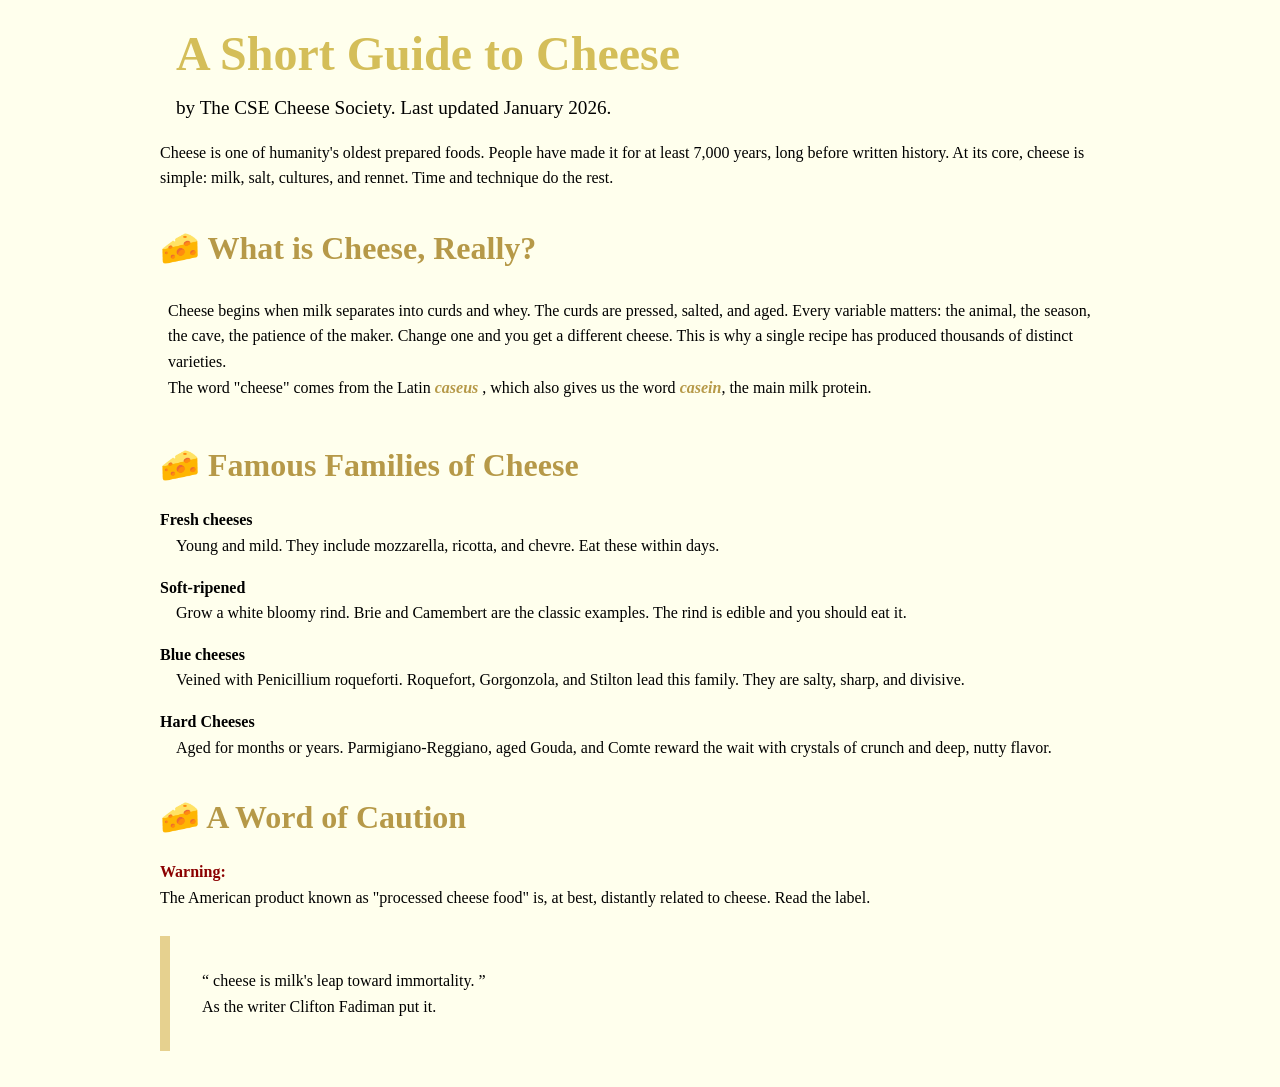
<file: index.html>
<!doctype html>
<html lang="en">
<head>
  <meta charset="utf-8">
  <title>Cheese Touch</title>
  <meta http-equiv="refresh" content="0; url=cheese.html">
</head>
<body>
  <p>
    Go to <a href="cheese.html">cheese.html</a>.
  </p>
</body>
</html>
</file>
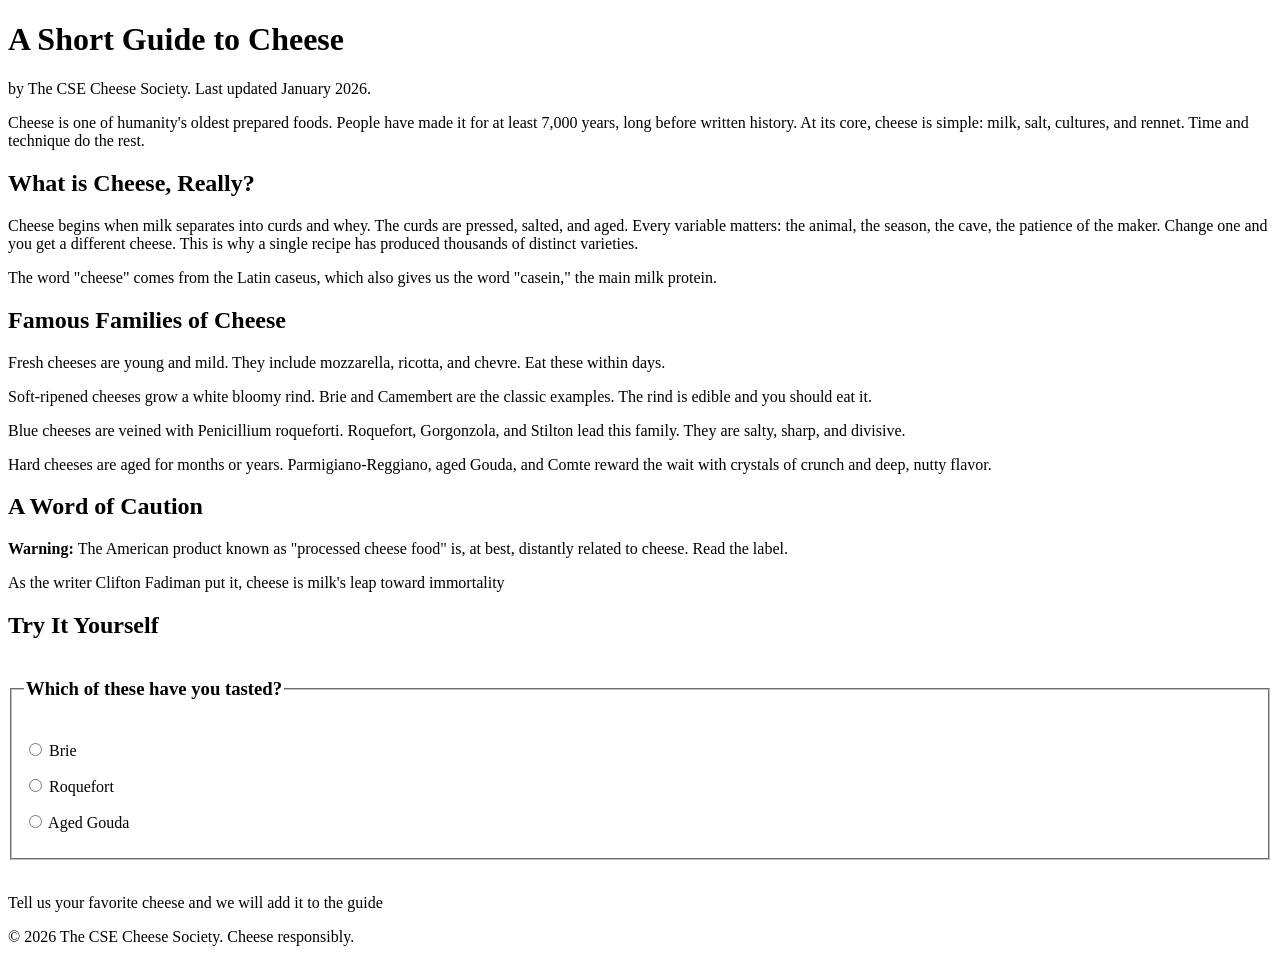
<file: cheese-touch.html>
<!doctype html>
<head>
    <meta charset = "utf-8">
    <title> Cheese Touch </title>
    <link href
</head>
<body>
    <header>
        <h1> A Short Guide to Cheese </h1>
        <p> by The CSE Cheese Society. Last updated January 2026. </p> 
    </header>

    <article>
        Cheese is one of humanity's oldest prepared foods. People have made it
        for at least 7,000 years, long before written history. At its core,
        cheese is simple: milk, salt, cultures, and rennet. Time and technique
        do the rest.
    </article>

    <h2> What is Cheese, Really? </h2>

    <section>
        <article>
        Cheese begins when milk separates into curds and whey. The curds are
        pressed, salted, and aged. Every variable matters: the animal, the
        season, the cave, the patience of the maker. Change one and you get a
        different cheese. This is why a single recipe has produced thousands
        of distinct varieties.
        </article>


        <p> The word "cheese" comes from the Latin caseus, which also gives us the
        word "casein," the main milk protein. </p> 
    </section>

    <h2> Famous Families of Cheese </h2>
    
    <section>
        <p> Fresh cheeses are young and mild. They include mozzarella, ricotta,
        and chevre. Eat these within days. </p>

        <p>Soft-ripened cheeses grow a white bloomy rind. Brie and Camembert are
        the classic examples. The rind is edible and you should eat it.</p>

        <p> Blue cheeses are veined with Penicillium roqueforti. Roquefort,
        Gorgonzola, and Stilton lead this family. They are salty, sharp, and
        divisive.</p>

        <p> Hard cheeses are aged for months or years. Parmigiano-Reggiano,
        aged Gouda, and Comte reward the wait with crystals of crunch and
        deep, nutty flavor.</p>
    </section>

    <h2> A Word of Caution </h2>

    <p> <strong> Warning: </strong> The American product known as "processed cheese food" is,
        at best, distantly related to cheese. Read the label.</p>

    <p> As the writer Clifton Fadiman put it, cheese is milk's leap toward
        immortality </p>

    <h2> Try It Yourself </h2>

    <form method = "get">
        <fieldset> 
            <legend> <h3> Which of these have you tasted? </h3> </legend>

            <p>
                <label>
                    <input type = "radio" name="cheese-group" value="brie">
                    Brie
                </label>
            </p>

            <p>
                <label>
                    <input type = "radio" name="cheese-group" value="Roquefort">
                    Roquefort
                </label>
            </p>

            <p>
                <label>
                    <input type = "radio" name="cheese-group" value="Aged Gouda">
                    Aged Gouda
                </label>
            </p>
        </fieldset>
    </form>

    <br>

    <p> Tell us your favorite cheese and we will add it to the guide</p>

    <footer>
        <p> &copy; 2026 The CSE Cheese Society. Cheese responsibly.</p>
    </footer>
    
</body>
</file>
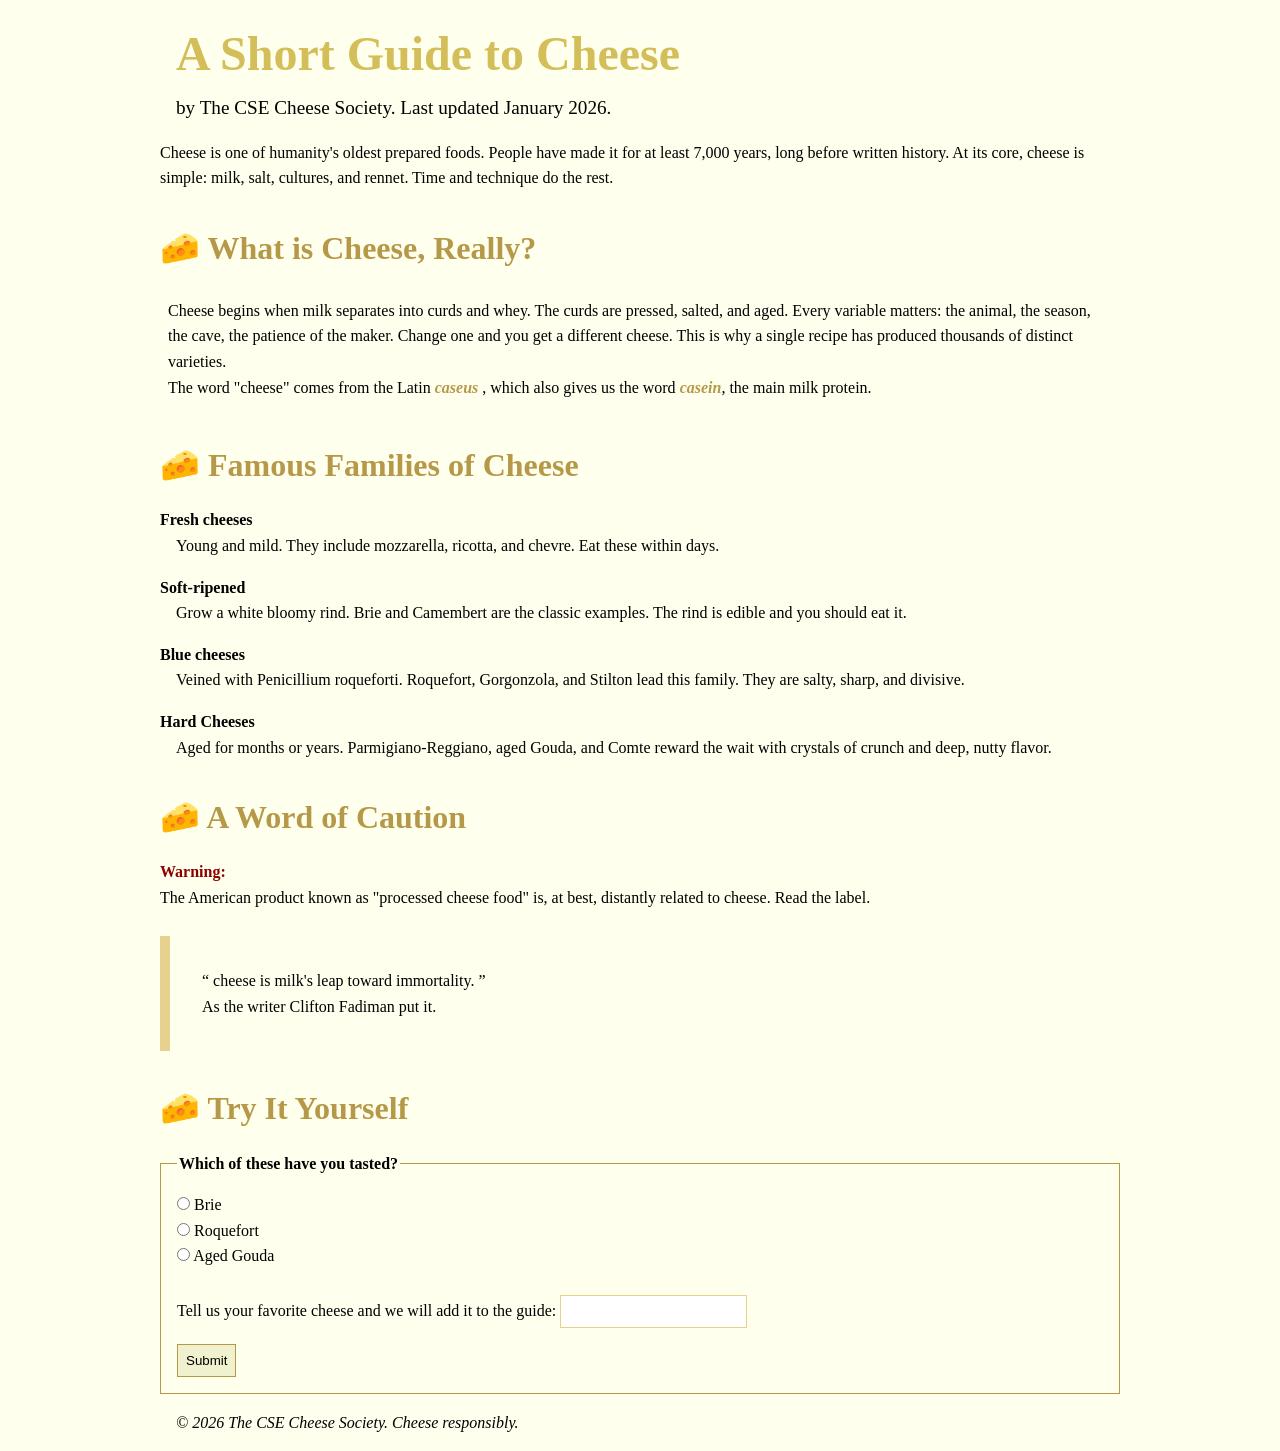
<file: cheese.html>
<!doctype html>
<html lang = "en">
<head>
    <meta charset = "utf-8">
    <title> Cheese Touch </title>
    <link rel = "stylesheet" href = "cheese.css">

    <style>
    /* In the DOM tree, this will win as it has the same specificity as the h1 rule in cheese.css,
     however it appears later in the cascade. */
    h1 {
        color: rgb(212, 190, 89);
    }
    </style>
</head>
<body>
    <header>
        <h1> A Short Guide to Cheese </h1>
        <p> by The CSE Cheese Society. Last updated <time datetime = "2026-01"> January 2026. </time> </p> 
    </header>

    <main>
    <article>
        <p>
        Cheese is one of humanity's oldest prepared foods. People have made it
        for at least 7,000 years, long before written history. At its core,
        cheese is simple: milk, salt, cultures, and rennet. Time and technique
        do the rest.
        </p>
    </article>

    <h2> What is Cheese, Really? </h2>

    <section>
        <article>
        Cheese begins when milk separates into curds and whey. The curds are
        pressed, salted, and aged. Every variable matters: the animal, the
        season, the cave, the patience of the maker. Change one and you get a
        different cheese. This is why a single recipe has produced thousands
        of distinct varieties.
        </article>


        <p> The word "cheese" comes from the Latin <span class = "latin-term" lang = "la"> caseus </span>, which also gives us the
        word <span class = "latin-term" lang = "la"> casein</span>, the main milk protein. </p> 
    </section>

    <h2> Famous Families of Cheese </h2>
    
    <dl>
        <dt> Fresh cheeses</dt>
        <dd> Young and mild. They include mozzarella, ricotta,
        and chevre. Eat these within days. </dd>

        <dt>Soft-ripened</dt>
        <dd>Grow a white bloomy rind. Brie and Camembert are
        the classic examples. The rind is edible and you should eat it.</dd>

        <dt> Blue cheeses </dt>
        <dd> Veined with Penicillium roqueforti. Roquefort,
        Gorgonzola, and Stilton lead this family. They are salty, sharp, and
        divisive.</dd>

        <dt> Hard Cheeses </dt>
        <dd> Aged for months or years. Parmigiano-Reggiano,
        aged Gouda, and Comte reward the wait with crystals of crunch and
        deep, nutty flavor.</dd>
    </dl>


    <h2> A Word of Caution </h2>

    <p id="warning">
    Warning:</p><p>The American product known as "processed cheese food" is,
    at best, distantly related to cheese. Read the label.</p>
    
    <br>

    <blockquote>
        <p>
            <q> cheese is milk's leap toward immortality. </q>
        </p>
        <footer> As the writer Clifton Fadiman put it. </footer>
    </blockquote>


    <h2> Try It Yourself </h2>

    <form method = "get">
        <fieldset> 
            <legend> Which of these have you tasted? </legend>

            <p>
                <input type="radio" id="brie" name="cheese-group" value="brie">
                <label for="brie"> Brie </label>
            </p>

            <p>
                <input type="radio" id="roquefort" name="cheese-group" value="roquefort">
                <label for="roquefort"> Roquefort </label>
            </p>

            <p>
                <input type="radio" id="aged-gouda" name="cheese-group" value="aged-gouda">
                <label for="aged-gouda"> Aged Gouda </label>
            </p>

            <br>

            <p>
                <label for="favorite-cheese">
                    Tell us your favorite cheese and we will add it to the guide:
                </label>
                <input type="text" id="favorite-cheese" name="favorite-cheese">
            </p>

            <button type="submit"> Submit </button>
        </fieldset>
    </form>

    </main>

    <footer>
        <p> <em> &copy; 2026 The CSE Cheese Society. Cheese responsibly.</em> </p>
    </footer>
</body>
</html>
</file>
<file: cheese.css>
/* Site: https://ewcheesetouch.netlify.app/ */

/* In production, <link> is usually preferred because @import can delay loading extra CSS files. */
@import url("variables.css");

*{
  margin: 0;
  box-sizing: border-box;
}

body {
  font-family: var(--main-font);
  color: var(--text-color);
  line-height: 1.6;
  background-color: var(--page-background);
}

h1,
h2 {
  color: var(--main-color);
}

h1 {
  font-size: 3rem;
}

h2 {
  font-size: 2rem;
  margin-top: 2rem;
  margin-bottom: 1rem;
}

h2::before {
  content:"🧀";
}

header,
body > footer {
  max-width: var(--content-width);
  margin: 0 auto;
  padding: 1rem;
  text-align: left;
}

main {
  max-width: var(--content-width);
  margin: 0 auto; 
  background-color: var(--page-background);
}

blockquote{
  padding: 2rem;
  border-left: 10px solid var(--accent-color);
}

span[lang] {
  font-style: italic
}

[type="text"]{
  border: 0.1rem solid var(--accent-color);
  padding: 0.5rem;
}

.latin-term {
  color: var(--main-color);
  font-weight: bold;
}

#warning{
  color: darkred;
  font-weight: bold;
}

header p {
  font-size: 1.2rem;
}

article > p {
  margin-bottom: 1rem;
}

dt {
  font-weight: bold;
}

dt + dd {
  margin-bottom: 1rem;
  padding-left: 1rem;;
}

a {
  color: var(--main-color);
  text-decoration: none;
}

a:hover {
  color: var(--accent-color);
  text-decoration: underline;
}

a:focus,
input:focus,
button:focus {
  outline: 0.2rem solid var(--accent-color);
}

section {
  padding: 0.5rem;
}

fieldset {
  border: 0.1rem solid var(--main-color);
  padding: 1em;
}

legend {
  font-weight: bold;
}

input:checked + label {
  color: var(--accent-color);
  font-weight: bold;
}
button {
  background-color: var(--soft-background);
  border: 0.1rem solid var(--main-color);
  padding: 0.5rem;
  margin-top: 1rem;
}
</file>
